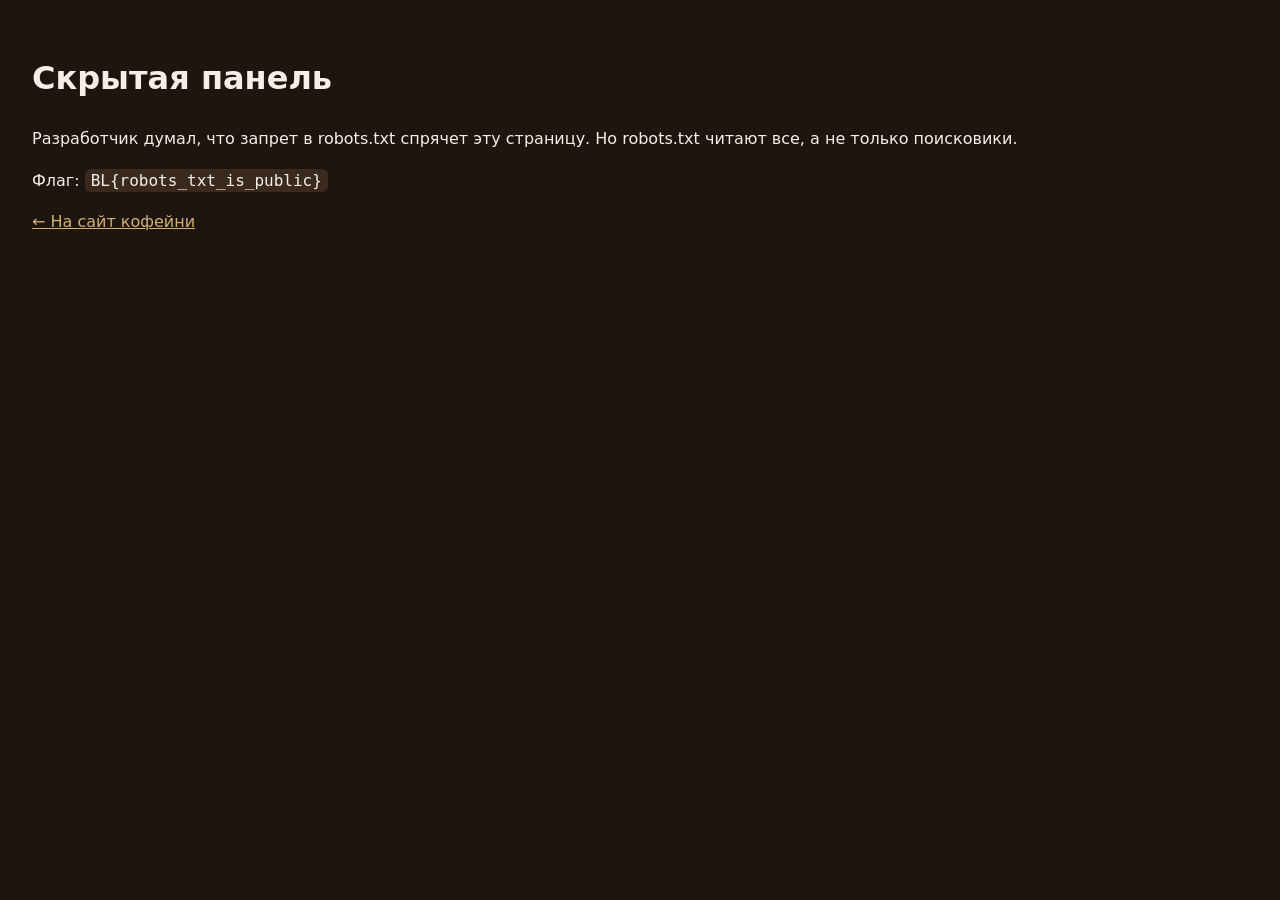
<file: rooms/web-basics/hidden-panel/index.html>
<!doctype html>
<html lang="ru">
<head><meta charset="utf-8"><meta name="viewport" content="width=device-width, initial-scale=1"><meta name="robots" content="noindex"><title>Панель - Кофейня «Байт»</title>
<style>body{font:16px/1.6 system-ui,sans-serif;background:#1d1510;color:#f6efe6;padding:24px}code{background:#3a2a1e;padding:2px 6px;border-radius:6px}</style></head>
<body>
<h1>Скрытая панель</h1>
<p>Разработчик думал, что запрет в robots.txt спрячет эту страницу. Но robots.txt читают все, а не только поисковики.</p>
<p>Флаг: <code>BL{robots_txt_is_public}</code></p>
<p><a href="../lab.html" style="color:#d4b06e">← На сайт кофейни</a></p>
</body></html>
</file>
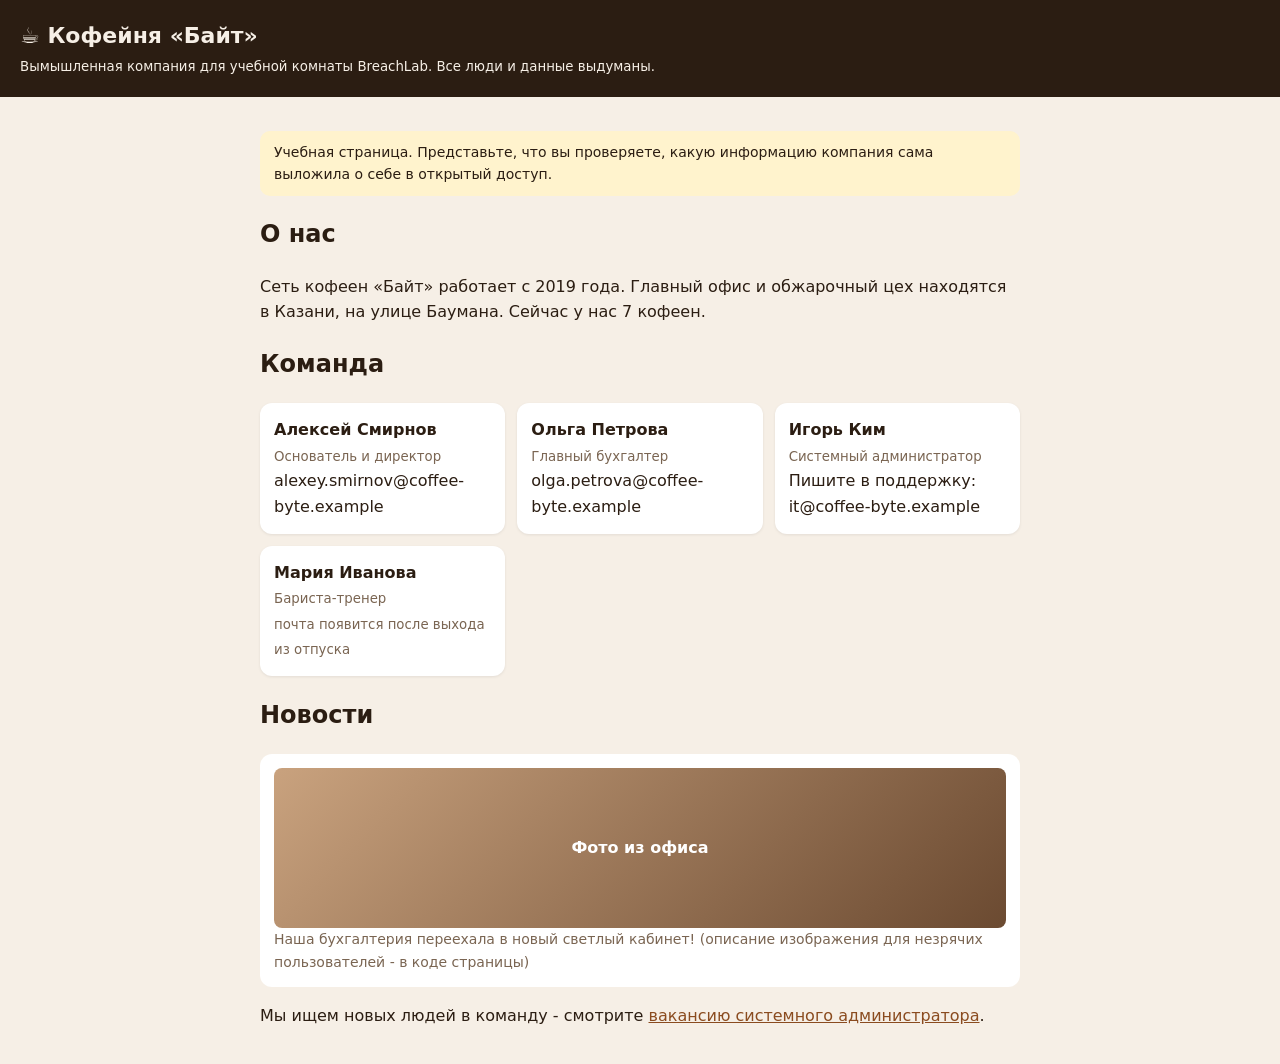
<file: rooms/osint-basics/company.html>
<!doctype html>
<html lang="ru">
<head>
<meta charset="utf-8"><meta name="viewport" content="width=device-width, initial-scale=1"><meta name="robots" content="noindex">
<title>Кофейня «Байт» - о компании (учебный сайт BreachLab)</title>
<style>
body{margin:0;font:16px/1.6 system-ui,sans-serif;background:#f6efe6;color:#2b1d12}
header{background:#2b1d12;color:#f6efe6;padding:18px 20px} header b{font-size:22px}
main{max-width:760px;margin:0 auto;padding:20px}
.note{background:#fff3cd;border-radius:10px;padding:10px 14px;font-size:14px}
.team{display:grid;grid-template-columns:repeat(auto-fill,minmax(200px,1fr));gap:12px}
.p{background:#fff;border-radius:12px;padding:14px;box-shadow:0 1px 3px rgba(0,0,0,.08)}
.p small{color:#7a6552}
figure{margin:16px 0;background:#fff;border-radius:12px;padding:14px}
figcaption{font-size:14px;color:#7a6552}
.photo{height:160px;border-radius:8px;background:linear-gradient(135deg,#c9a27e,#6b4a31);display:grid;place-items:center;color:#fff;font-weight:600}
a{color:#8a4b1f}
</style>
</head>
<body>
<header><b>☕ Кофейня «Байт»</b><br><small>Вымышленная компания для учебной комнаты BreachLab. Все люди и данные выдуманы.</small></header>
<main>
<p class="note">Учебная страница. Представьте, что вы проверяете, какую информацию компания сама выложила о себе в открытый доступ.</p>

<h2>О нас</h2>
<p>Сеть кофеен «Байт» работает с 2019 года. Главный офис и обжарочный цех находятся в Казани, на улице Баумана. Сейчас у нас 7 кофеен.</p>

<h2>Команда</h2>
<div class="team">
  <div class="p"><b>Алексей Смирнов</b><br><small>Основатель и директор</small><br>alexey.smirnov@coffee-byte.example</div>
  <div class="p"><b>Ольга Петрова</b><br><small>Главный бухгалтер</small><br>olga.petrova@coffee-byte.example</div>
  <div class="p"><b>Игорь Ким</b><br><small>Системный администратор</small><br>Пишите в поддержку: it@coffee-byte.example</div>
  <div class="p"><b>Мария Иванова</b><br><small>Бариста-тренер</small><br><small>почта появится после выхода из отпуска</small></div>
</div>

<h2>Новости</h2>
<figure>
  <div class="photo" role="img" aria-label="Фото: бухгалтерия, на мониторе жёлтый стикер с надписью «Wi-Fi: Byte_Office / пароль CoffeeLover2026»">Фото из офиса</div>
  <figcaption>Наша бухгалтерия переехала в новый светлый кабинет! (описание изображения для незрячих пользователей - в коде страницы)</figcaption>
</figure>
<p>Мы ищем новых людей в команду - смотрите <a href="vacancy.html">вакансию системного администратора</a>.</p>
</main>
</body>
</html>
</file>
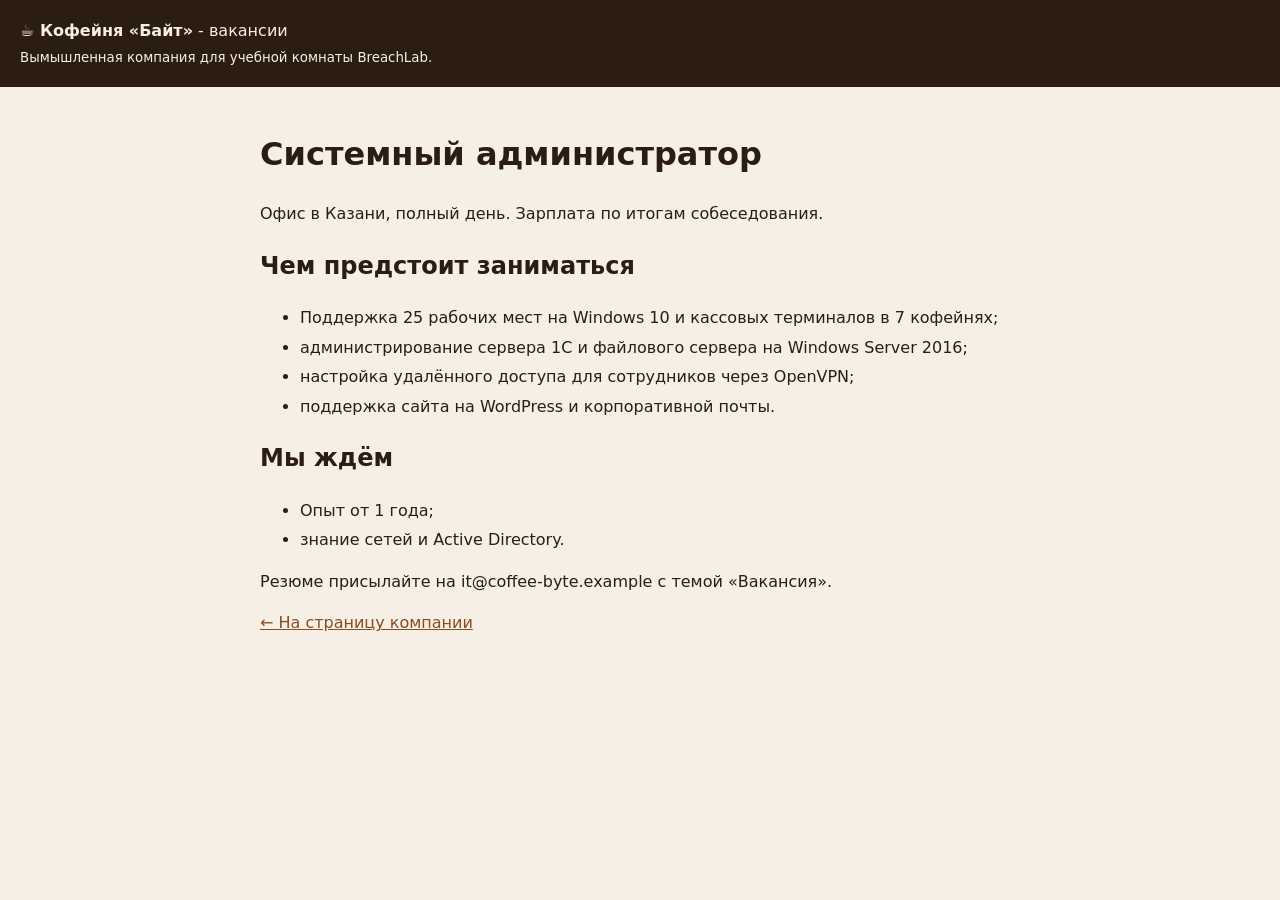
<file: rooms/osint-basics/vacancy.html>
<!doctype html>
<html lang="ru">
<head>
<meta charset="utf-8"><meta name="viewport" content="width=device-width, initial-scale=1"><meta name="robots" content="noindex">
<title>Вакансия: системный администратор - Кофейня «Байт» (учебный сайт)</title>
<style>body{margin:0;font:16px/1.6 system-ui,sans-serif;background:#f6efe6;color:#2b1d12}header{background:#2b1d12;color:#f6efe6;padding:18px 20px}main{max-width:760px;margin:0 auto;padding:20px}li{margin:4px 0}a{color:#8a4b1f}</style>
</head>
<body>
<header><b>☕ Кофейня «Байт»</b> - вакансии<br><small>Вымышленная компания для учебной комнаты BreachLab.</small></header>
<main>
<h1>Системный администратор</h1>
<p>Офис в Казани, полный день. Зарплата по итогам собеседования.</p>
<h2>Чем предстоит заниматься</h2>
<ul>
  <li>Поддержка 25 рабочих мест на Windows 10 и кассовых терминалов в 7 кофейнях;</li>
  <li>администрирование сервера 1С и файлового сервера на Windows Server 2016;</li>
  <li>настройка удалённого доступа для сотрудников через OpenVPN;</li>
  <li>поддержка сайта на WordPress и корпоративной почты.</li>
</ul>
<h2>Мы ждём</h2>
<ul><li>Опыт от 1 года;</li><li>знание сетей и Active Directory.</li></ul>
<p>Резюме присылайте на it@coffee-byte.example с темой «Вакансия».</p>
<p><a href="company.html">← На страницу компании</a></p>
</main>
</body>
</html>
</file>
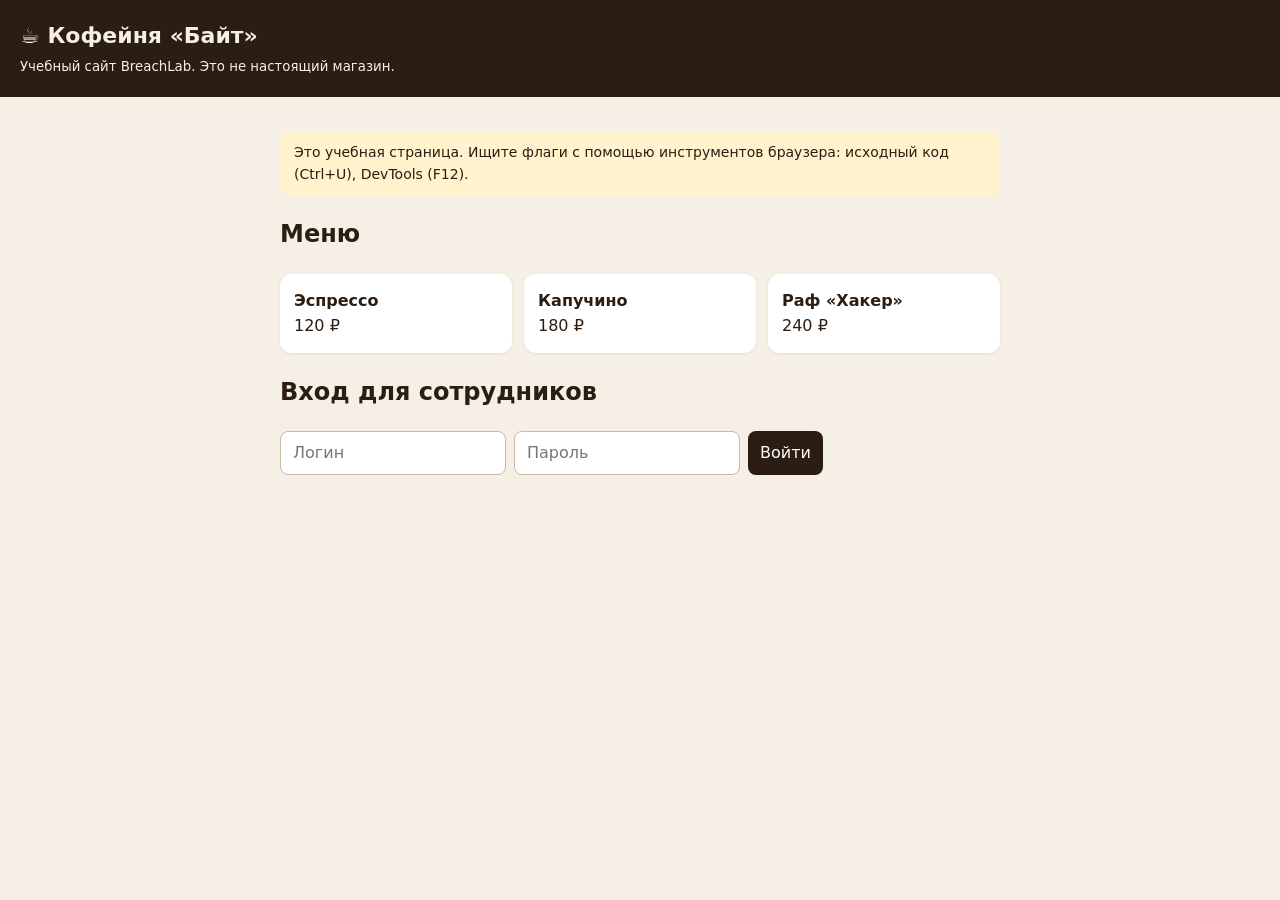
<file: rooms/web-basics/lab.html>
<!doctype html>
<html lang="ru">
<head>
<meta charset="utf-8">
<meta name="viewport" content="width=device-width, initial-scale=1">
<meta name="robots" content="noindex">
<title>Кофейня «Байт» - учебный сайт BreachLab</title>
<style>
  body{margin:0;font:16px/1.6 system-ui,sans-serif;background:#f6efe6;color:#2b1d12}
  header{background:#2b1d12;color:#f6efe6;padding:18px 20px}
  header b{font-size:22px}
  main{max-width:720px;margin:0 auto;padding:20px}
  .menu{display:grid;grid-template-columns:repeat(auto-fill,minmax(180px,1fr));gap:12px}
  .item{background:#fff;border-radius:12px;padding:14px;box-shadow:0 1px 3px rgba(0,0,0,.08)}
  .note{background:#fff3cd;border-radius:10px;padding:10px 14px;font-size:14px}
  form{display:flex;gap:8px;flex-wrap:wrap}
  input,button{font:inherit;padding:8px 12px;border-radius:8px;border:1px solid #c9b8a6}
  button{background:#2b1d12;color:#fff;border:0}
</style>
</head>
<body>
<!-- TODO: убрать перед релизом! Временный флаг для тестировщиков: BL{view_source_first} -->
<header><b>☕ Кофейня «Байт»</b><br><small>Учебный сайт BreachLab. Это не настоящий магазин.</small></header>
<main>
  <p class="note">Это учебная страница. Ищите флаги с помощью инструментов браузера: исходный код (Ctrl+U), DevTools (F12).</p>
  <h2>Меню</h2>
  <div class="menu">
    <div class="item"><b>Эспрессо</b><br>120 ₽</div>
    <div class="item"><b>Капучино</b><br>180 ₽</div>
    <div class="item"><b>Раф «Хакер»</b><br>240 ₽</div>
  </div>
  <h2>Вход для сотрудников</h2>
  <form id="staff">
    <input id="login" placeholder="Логин" autocomplete="off">
    <input id="pass" type="password" placeholder="Пароль" autocomplete="off">
    <button>Войти</button>
  </form>
  <p id="out"></p>
</main>
<script src="lab.js"></script>
</body>
</html>
</file>
